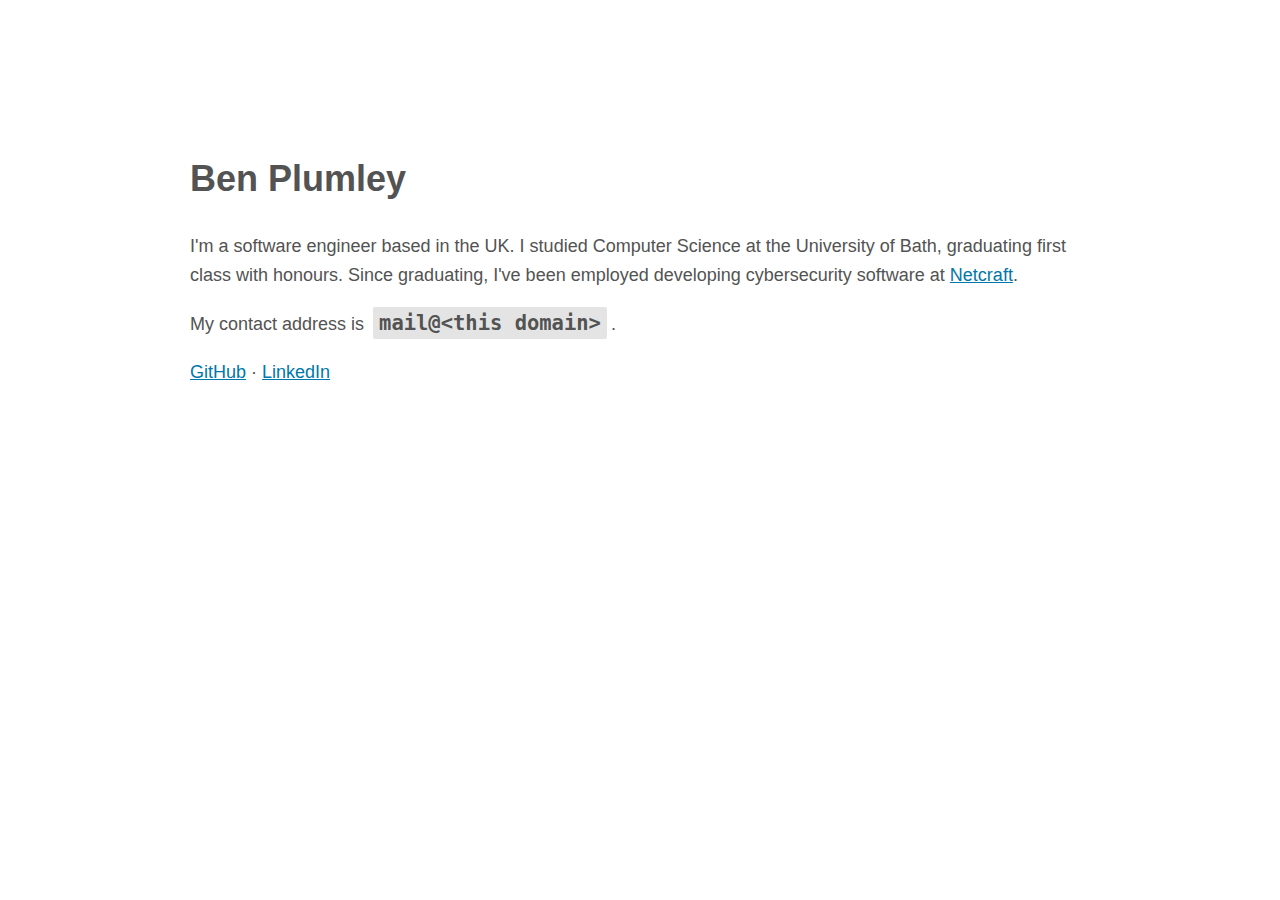
<file: index.html>
<!DOCTYPE html>
<html lang="en">
    <head>
        <meta charset="utf-8" />
        <title>Ben Plumley</title>
        <link rel="stylesheet" href="main.css">
        <link rel="apple-touch-icon" sizes="180x180" href="/apple-touch-icon.png">
        <link rel="icon" type="image/png" sizes="32x32" href="/favicon-32x32.png">
        <link rel="icon" type="image/png" sizes="16x16" href="/favicon-16x16.png">
        <link rel="manifest" href="/site.webmanifest">
    </head>
    <body>
        <h1>Ben Plumley</h1>
        <p>I'm a software engineer based in the UK. I studied Computer Science at the University of Bath, graduating first class with honours. Since graduating, I've been employed developing cybersecurity software at <a href="https://netcraft.com">Netcraft</a>.</p>
        <p>My contact address is <code>mail@&lt;this&nbsp;domain&gt;</code>.</p>
        <p></p>
        <p>
            <a href="https://github.com/benplumley">GitHub</a>
            &middot;
            <a href="https://uk.linkedin.com/in/benplumley">LinkedIn</a>
        </p>
    </body>
</html>
</file>
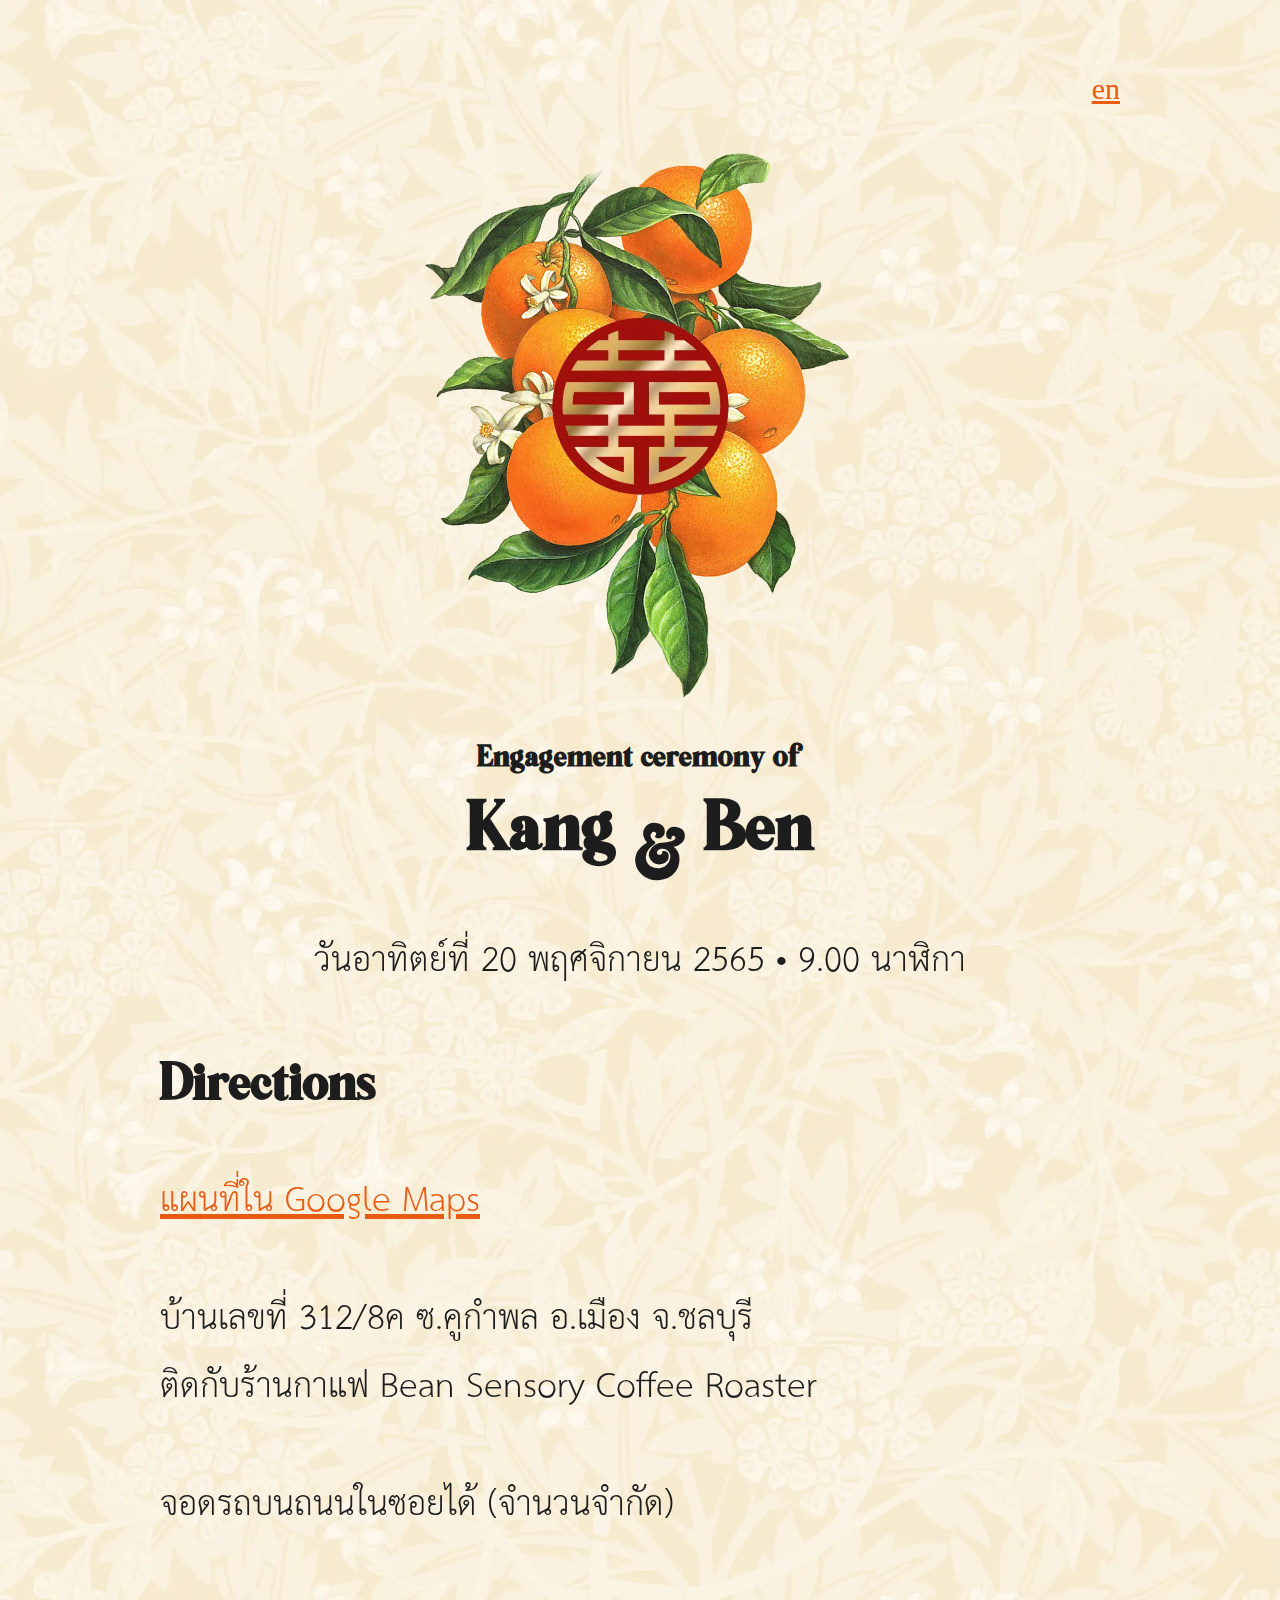
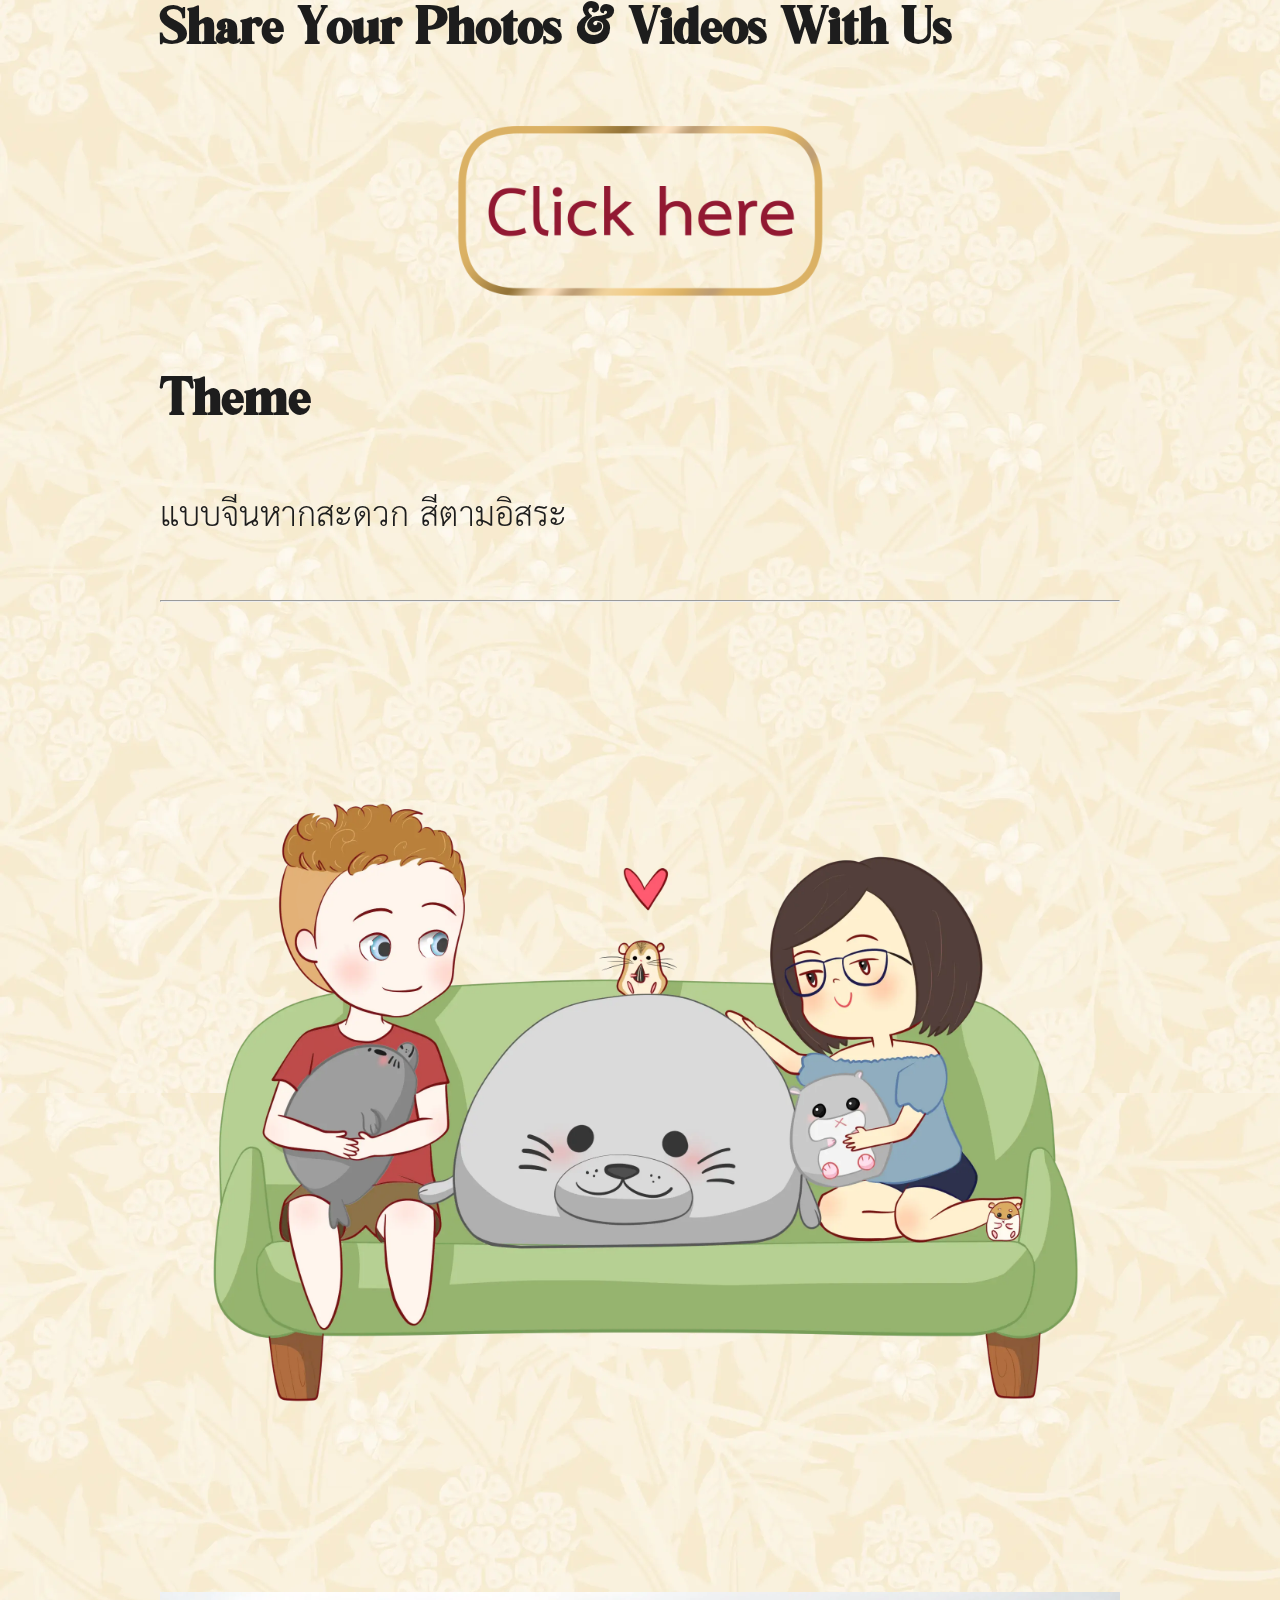
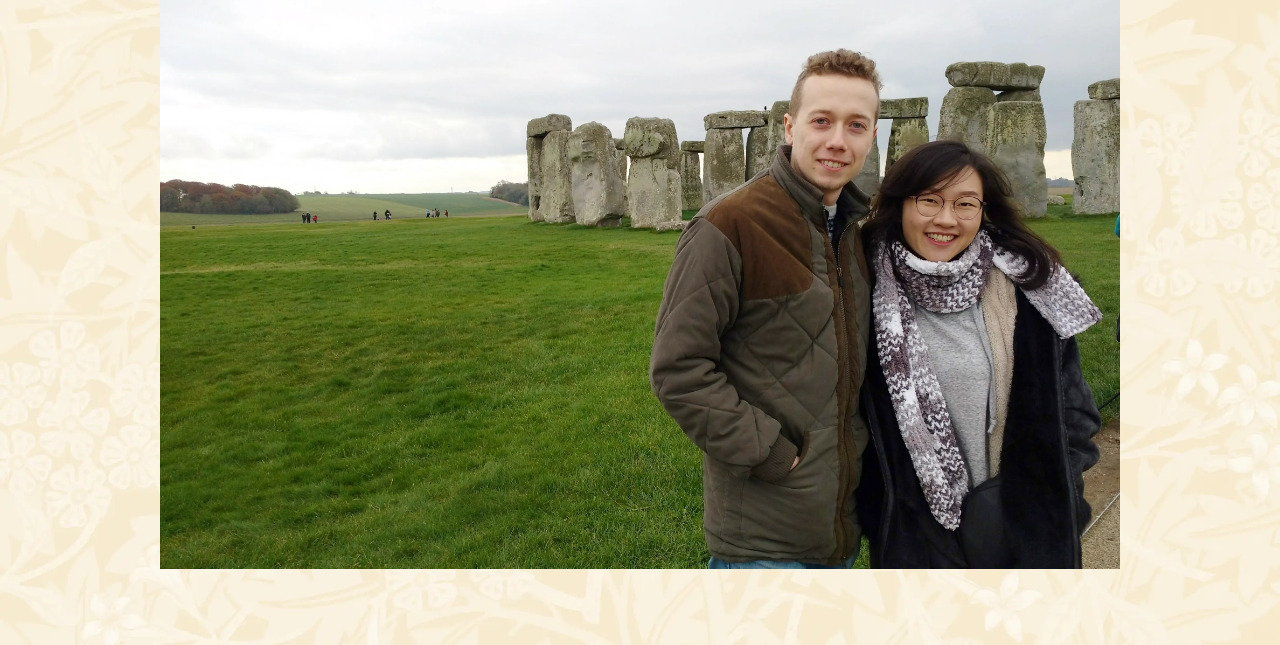
<file: c/index.html>
<!DOCTYPE html>
<html lang="">
  <head>
    <meta charset="utf-8">
    <meta name="robots" content="noindex,nofollow">
    <title>Kang &amp; Ben's Engagement</title>
    <link rel="stylesheet" href="style.css">
    <script>
        lang="th";
        function toggleLanguage() {
          if (lang === "en") {
            document.querySelectorAll(".en").forEach(el => {
              el.style.display = "none";
            });
            document.querySelectorAll(".th").forEach(el => {
              el.style.display = "block";
            });
            lang = "th";
            document.getElementById("switchlang").innerHTML = "en";
          } else {
            document.querySelectorAll(".th").forEach(el => {
              el.style.display = "none";
            });
            document.querySelectorAll(".en").forEach(el => {
              el.style.display = "block";
            });
            lang = "en";
            document.getElementById("switchlang").innerHTML = "th";
          }
        }
    </script>
  </head>
  <body>
    <a id="switchlang" onclick="toggleLanguage()" href="#">en</a>
    <img class="header" src="orange_happiness.webp"></img>
    <h2 class="smallheading centre">Engagement ceremony of</h2>
    <h1 class="centre">Kang <span class="movedown">&amp;</span> Ben</h1>
    <p class="en centre">Sunday 20th November 2022 • 9:00AM until afternoon</p>
    <p class="th centre">วันอาทิตย์ที่ 20 พฤศจิกายน 2565 • 9.00 นาฬิกา</p>
    <h2>Directions</h2>
    <p class="en"><a href="https://www.google.com/maps/place/Bean+Sensory+Coffee+Roaster/@13.3673854,100.9831473,19z/data=!4m8!1m2!3m1!2sBean+Sensory+Coffee+Roaster!3m4!1s0x311d3591b95faf0f:0xf60ccd09ac3157da!8m2!3d13.3673854!4d100.9836945">Directions in Google Maps</a></p>
    <p class="th"><a href="https://www.google.com/maps/place/Bean+Sensory+Coffee+Roaster/@13.3673854,100.9831473,19z/data=!4m8!1m2!3m1!2sBean+Sensory+Coffee+Roaster!3m4!1s0x311d3591b95faf0f:0xf60ccd09ac3157da!8m2!3d13.3673854!4d100.9836945">แผนที่ใน Google Maps</a></p>
    <p class="en">312/8 ค, ซอยคูกำพล Makham Yong, Chon Buri District, Chon Buri 20000<br>
    Next to Bean Sensory Coffee Roaster</p>
    <p class="th">บ้านเลขที่ 312/8ค ซ.คูกำพล อ.เมือง จ.ชลบุรี<br>
    ติดกับร้านกาแฟ Bean Sensory Coffee Roaster</p>
    <p class="en">Limited on-road parking available</p>
    <p class="th">จอดรถบนถนนในซอยได้ (จำนวนจำกัด)</p>
    <h2>Share Your Photos &amp; Videos With Us</h2>
    <a href="https://weduploader.com/upload/eQuRRnJM99ilXbch" target="_blank"><img class="button" src="button.png"></img></a>
    <h2>Theme</h2>
    <p class="en">Chinese style optional, in any colour</p>
    <p class="th">แบบจีนหากสะดวก สีตามอิสระ</p>
    <hr>
    <br>
    <img src="aniv.webp" class="photo"></img>
    <img src="stonehenge.webp" class="photo"></img>
  </body>
</html>
</file>
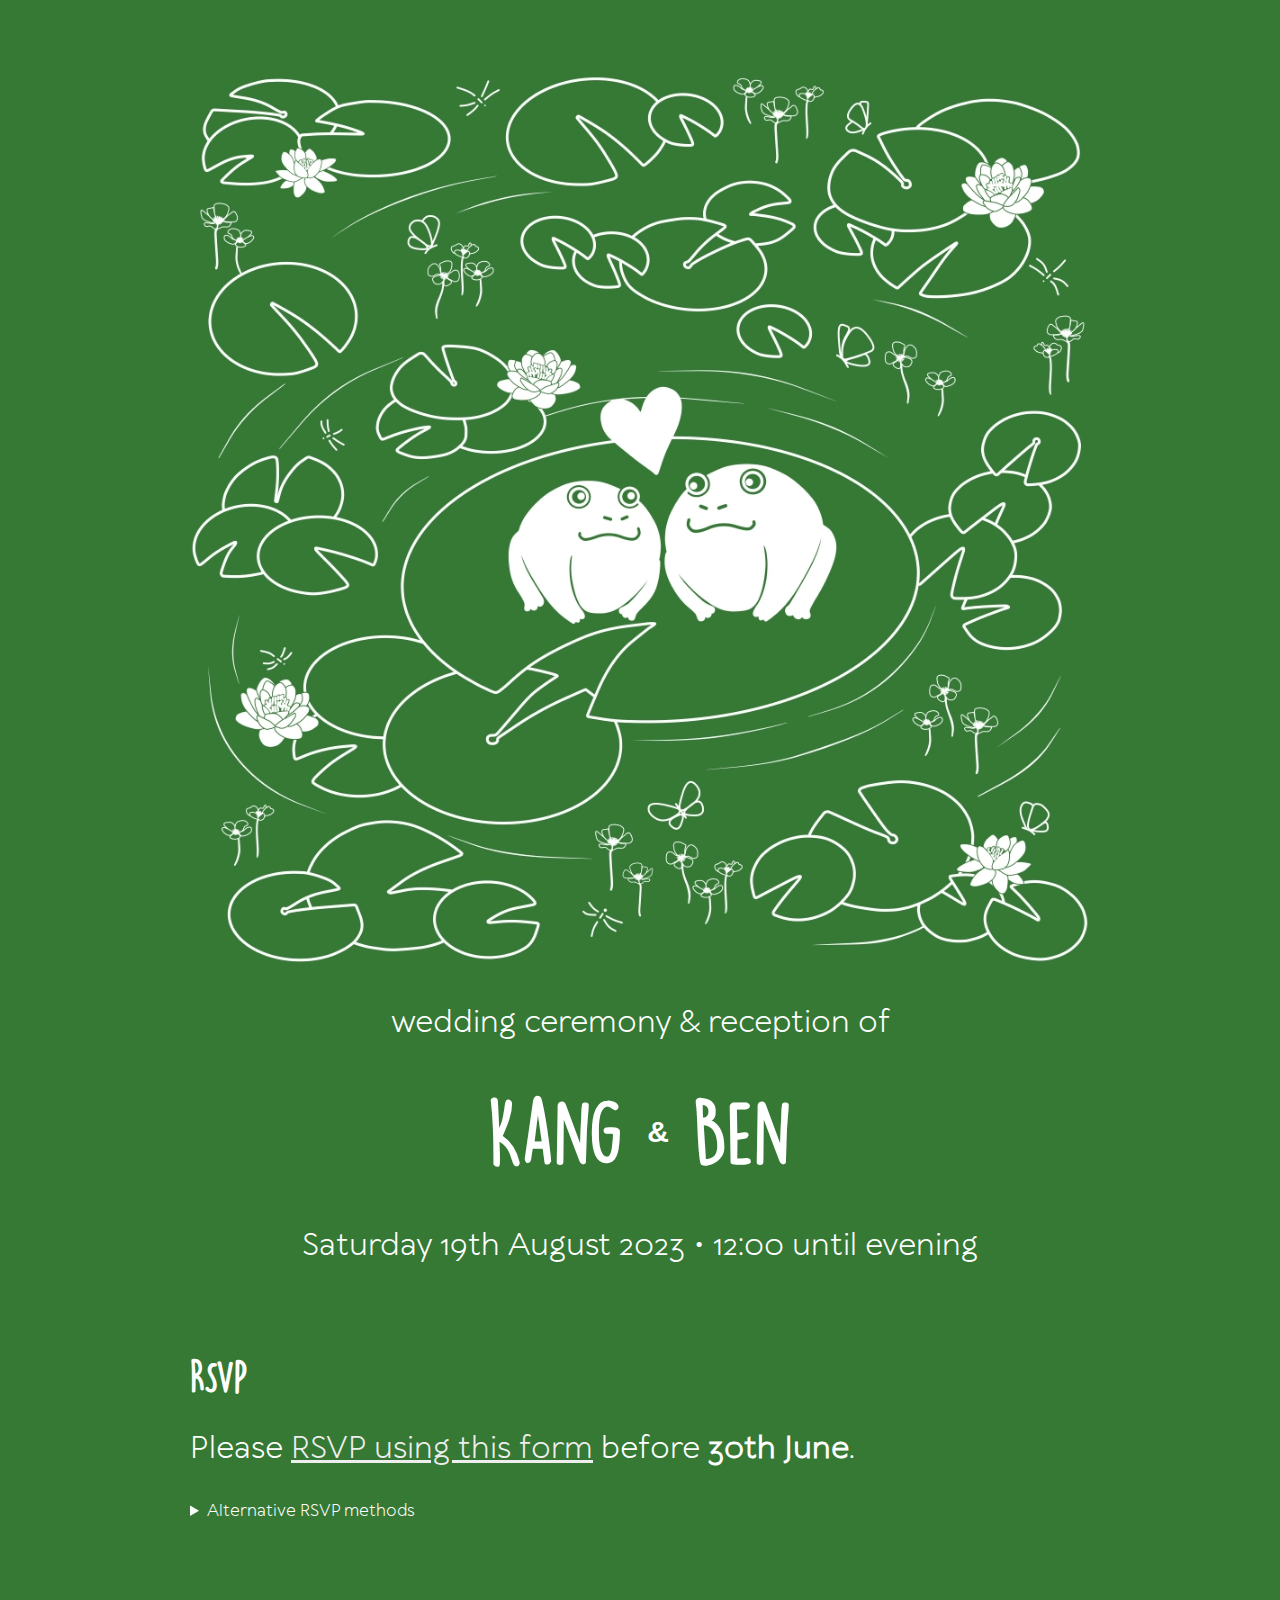
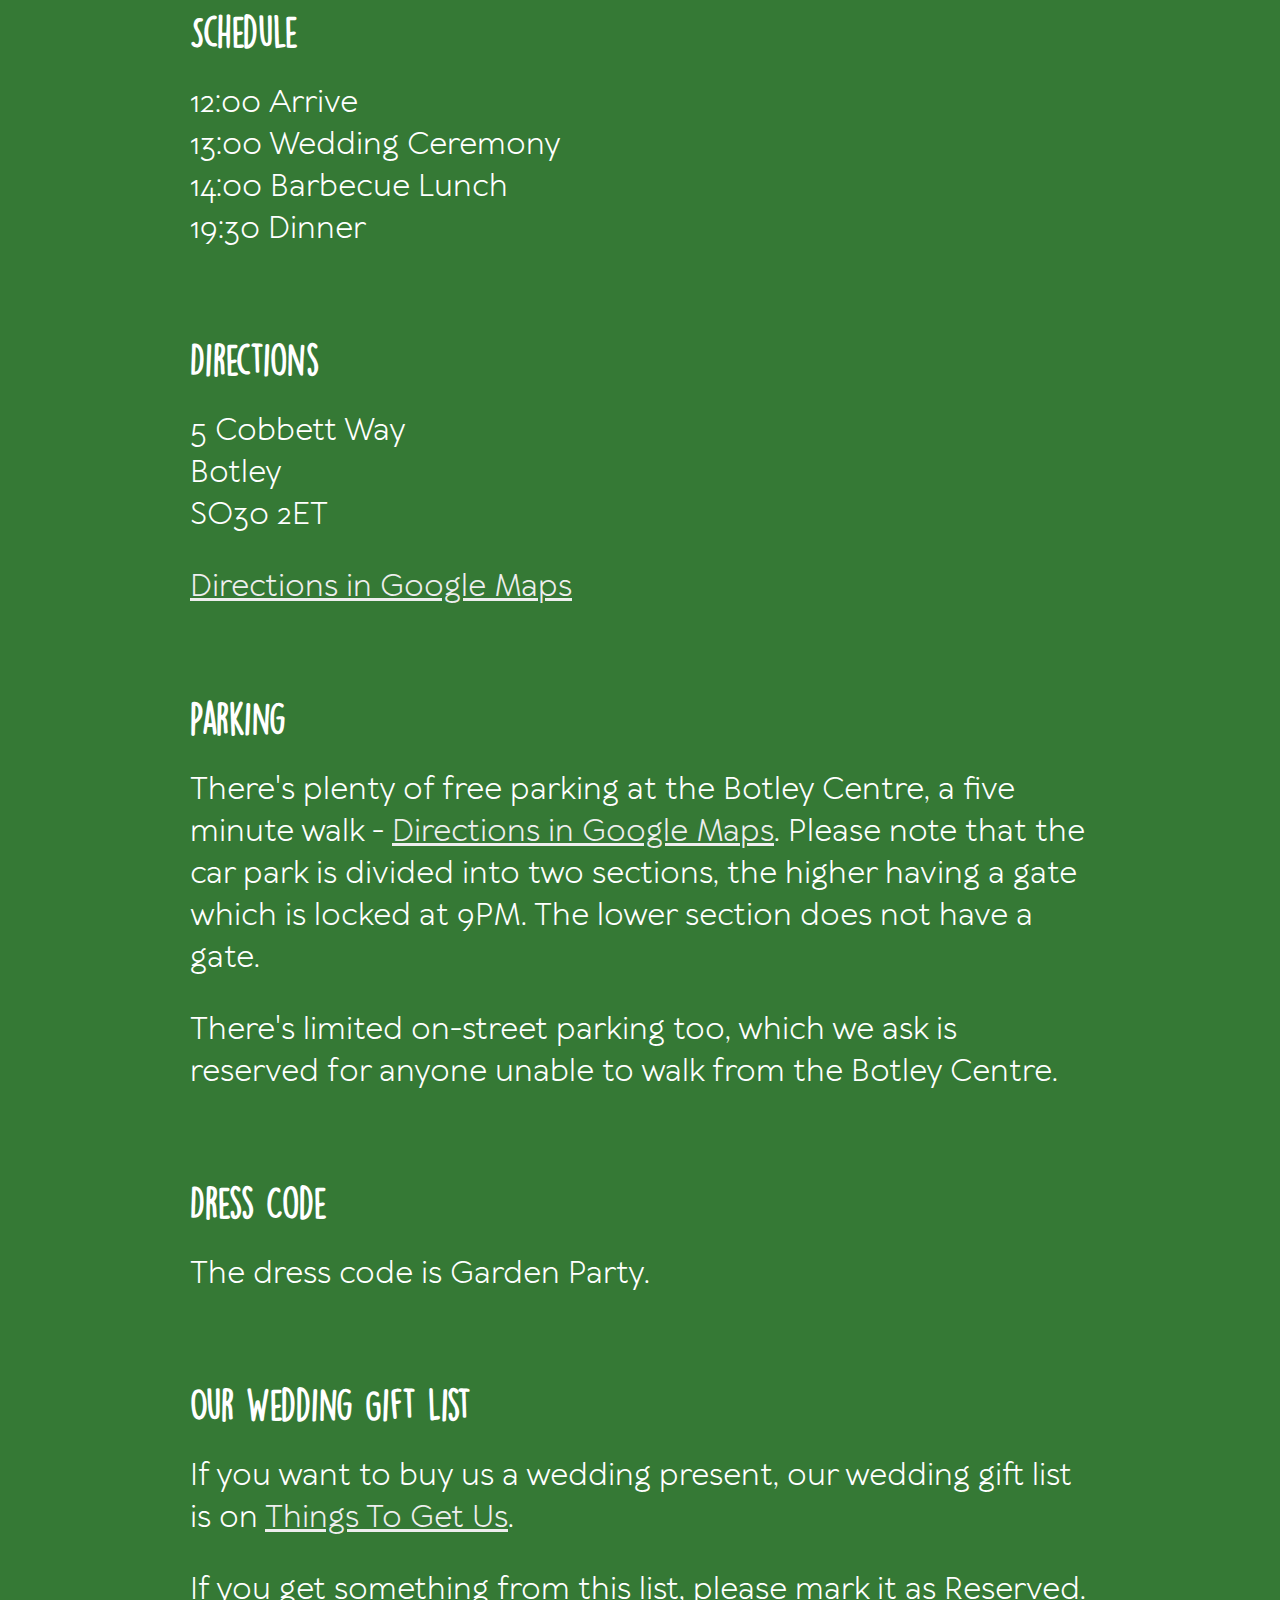
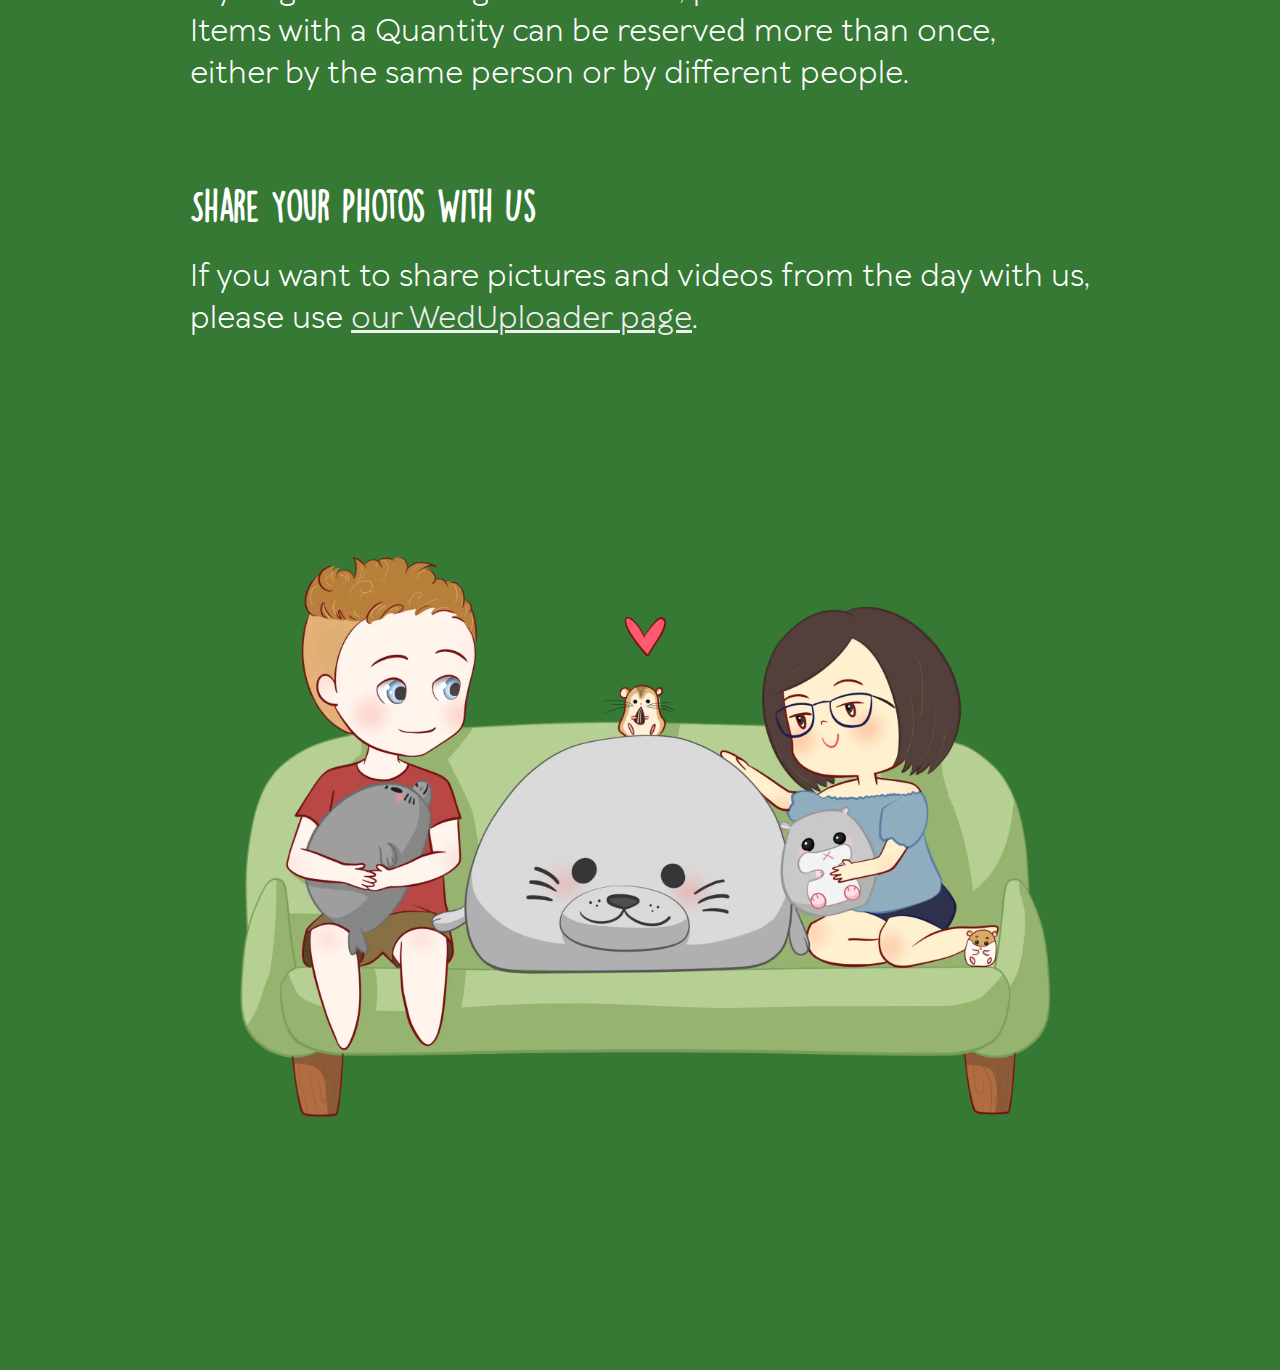
<file: wedding/index.html>
<!DOCTYPE html>
<html lang="">
  <head>
    <meta charset="utf-8">
    <meta name="robots" content="noindex,nofollow">
    <title>Kang &amp; Ben's Wedding</title>
    <link rel="stylesheet" href="style.css">
  </head>
  <body>
    <img class="header" src="frogs.webp"></img>
    <p class="centre">wedding ceremony &amp; reception of</p>
    <h1 class="centre dk">Kang <span class="amp">&amp;</span> Ben</h1>
    <p class="centre">Saturday 19th August 2023 • 12:00 until evening</p>
    <h2>RSVP</h2>
    <p>Please <a href="https://forms.gle/A2uWApH4KAZAMvy79" target="_blank">RSVP using this form</a> before <b>30th June</b>.</p>
    <details>
      <summary>Alternative RSVP methods</summary>
      <p>Alternatively, RSVP by email to <a href="mailto:wedding@benplumley.com">wedding@benplumley.com</a>, or by post to the address below. Include your name, the number of people in your party coming for the ceremony and lunch, the number of people staying for dinner, and any dietary requirements.</p>
    </details>
    <h2>Schedule</h2>
    <p>12:00 Arrive<br>
    13:00 Wedding Ceremony<br>
    14:00 Barbecue Lunch<br>
    19:30 Dinner</p>
    <h2>Directions</h2>
    <p>5 Cobbett Way<br>
    Botley<br>
    SO30 2ET</p>
    <p><a href="https://www.google.com/maps/place/5+Cobbett+Way,+Botley,+Southampton+SO30+2ET,+UK/@50.9147295,-1.2841108,17z/data=!3m1!4b1!4m6!3m5!1s0x48746e0ce58509cb:0xafd486e91a8322fe!8m2!3d50.9147295!4d-1.2819168!16s%2Fg%2F11c194d7gk" target="_blank">Directions in Google Maps</a></p>
    <h2>Parking</h2>
    <p>There's plenty of free parking at the Botley Centre, a five minute walk - <a href="https://www.google.com/maps/place/Botley+Centre/@50.9158333,-1.2790685,20z/data=!4m6!3m5!1s0x48746e739921ac81:0x3b7621b49f408c48!8m2!3d50.9158333!4d-1.2788889!16s%2Fg%2F1v8gbh6h" target="_blank">Directions in Google Maps</a>. Please note that the car park is divided into two sections, the higher having a gate which is locked at 9PM. The lower section does not have a gate.</p>
    <p>There's limited on-street parking too, which we ask is reserved for anyone unable to walk from the Botley Centre.</p>
    <h2>Dress Code</h2>
    <p>The dress code is Garden Party.</p>
    <h2>Our Wedding Gift List</h2>
    <p>If you want to buy us a wedding present, our wedding gift list is on <a href="https://www.thingstogetus.com/kang-ben-wedding" target="_blank">Things To Get Us</a>.</p>
    <p>If you get something from this list, please mark it as Reserved. Items with a Quantity can be reserved more than once, either by the same person or by different people.</p>
    <h2>Share Your Photos With Us</h2>
    <p>If you want to share pictures and videos from the day with us, please use <a href="https://weduploader.com/upload/ggmXlEwwgTNBSUAI" target="_blank">our WedUploader page</a>.</p>
    <br>
    <img src="aniv.webp" class="photo"></img>
  </body>
</html>
</file>
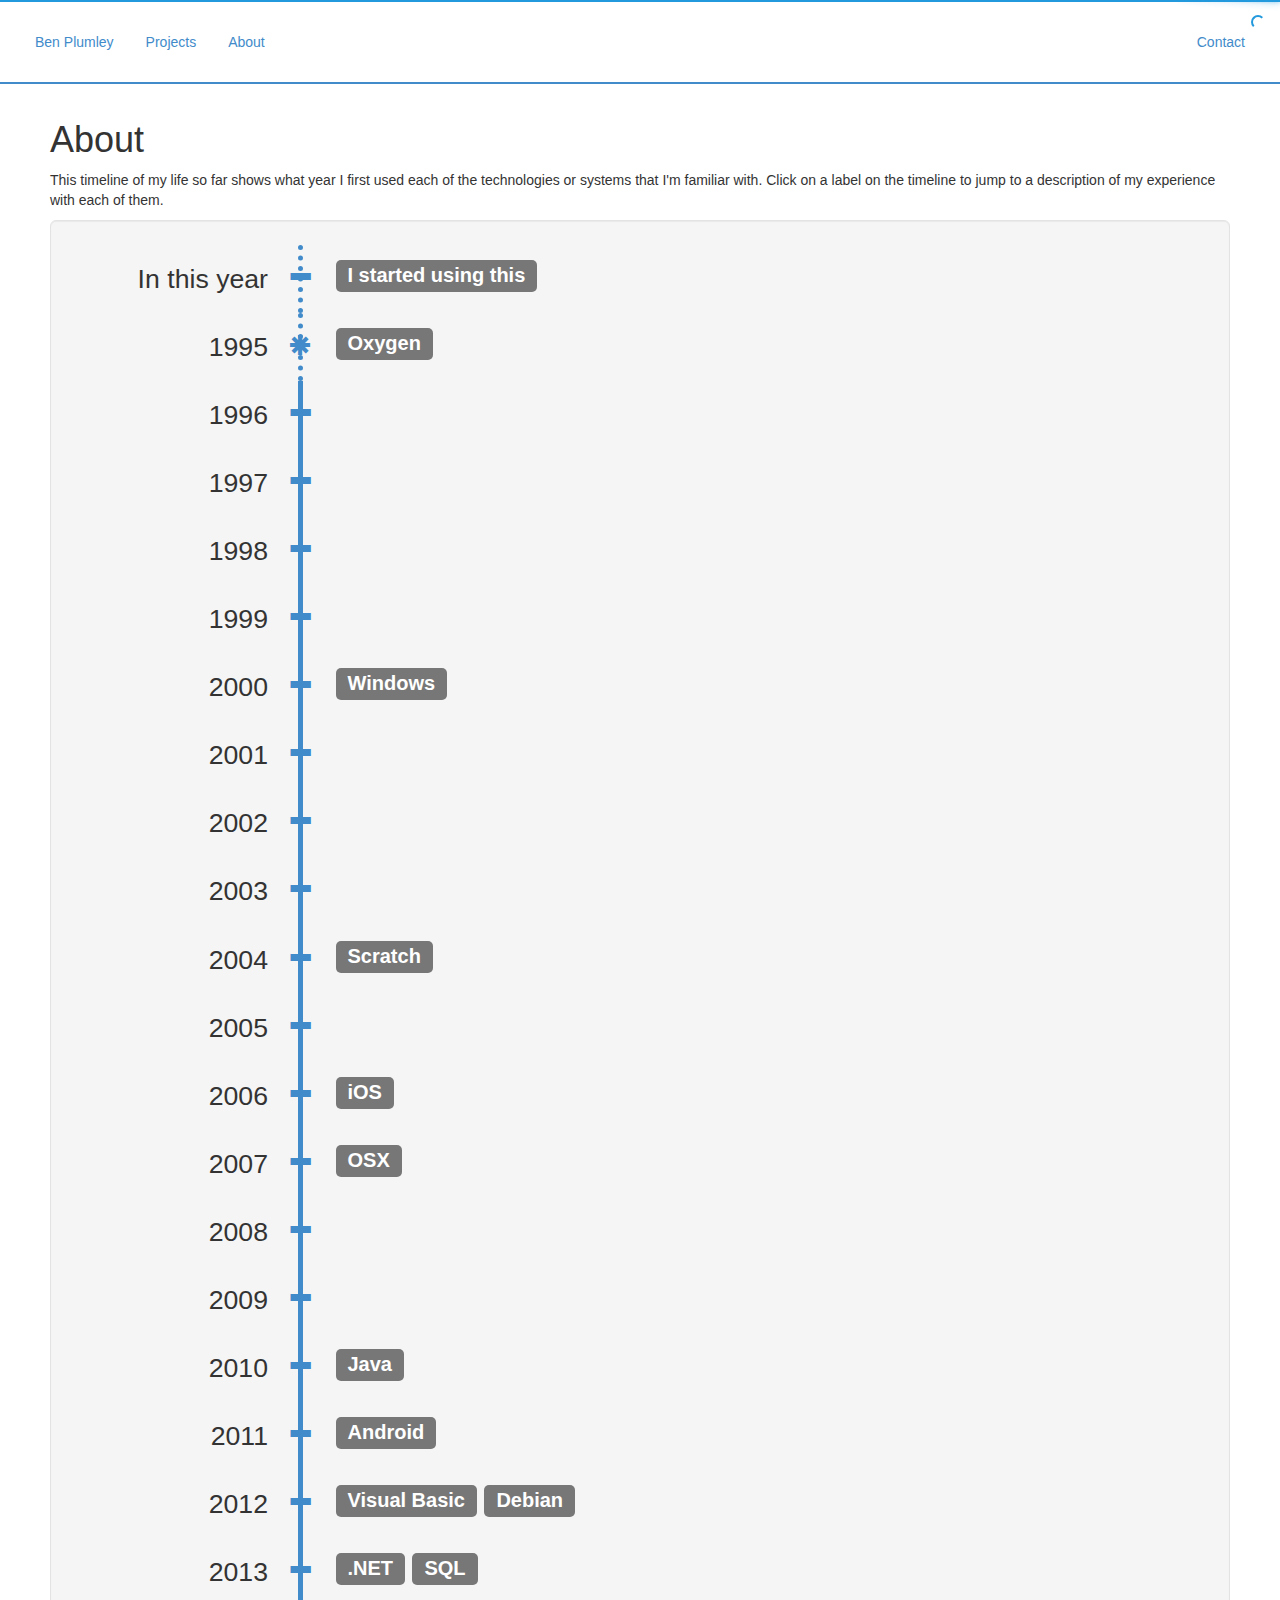
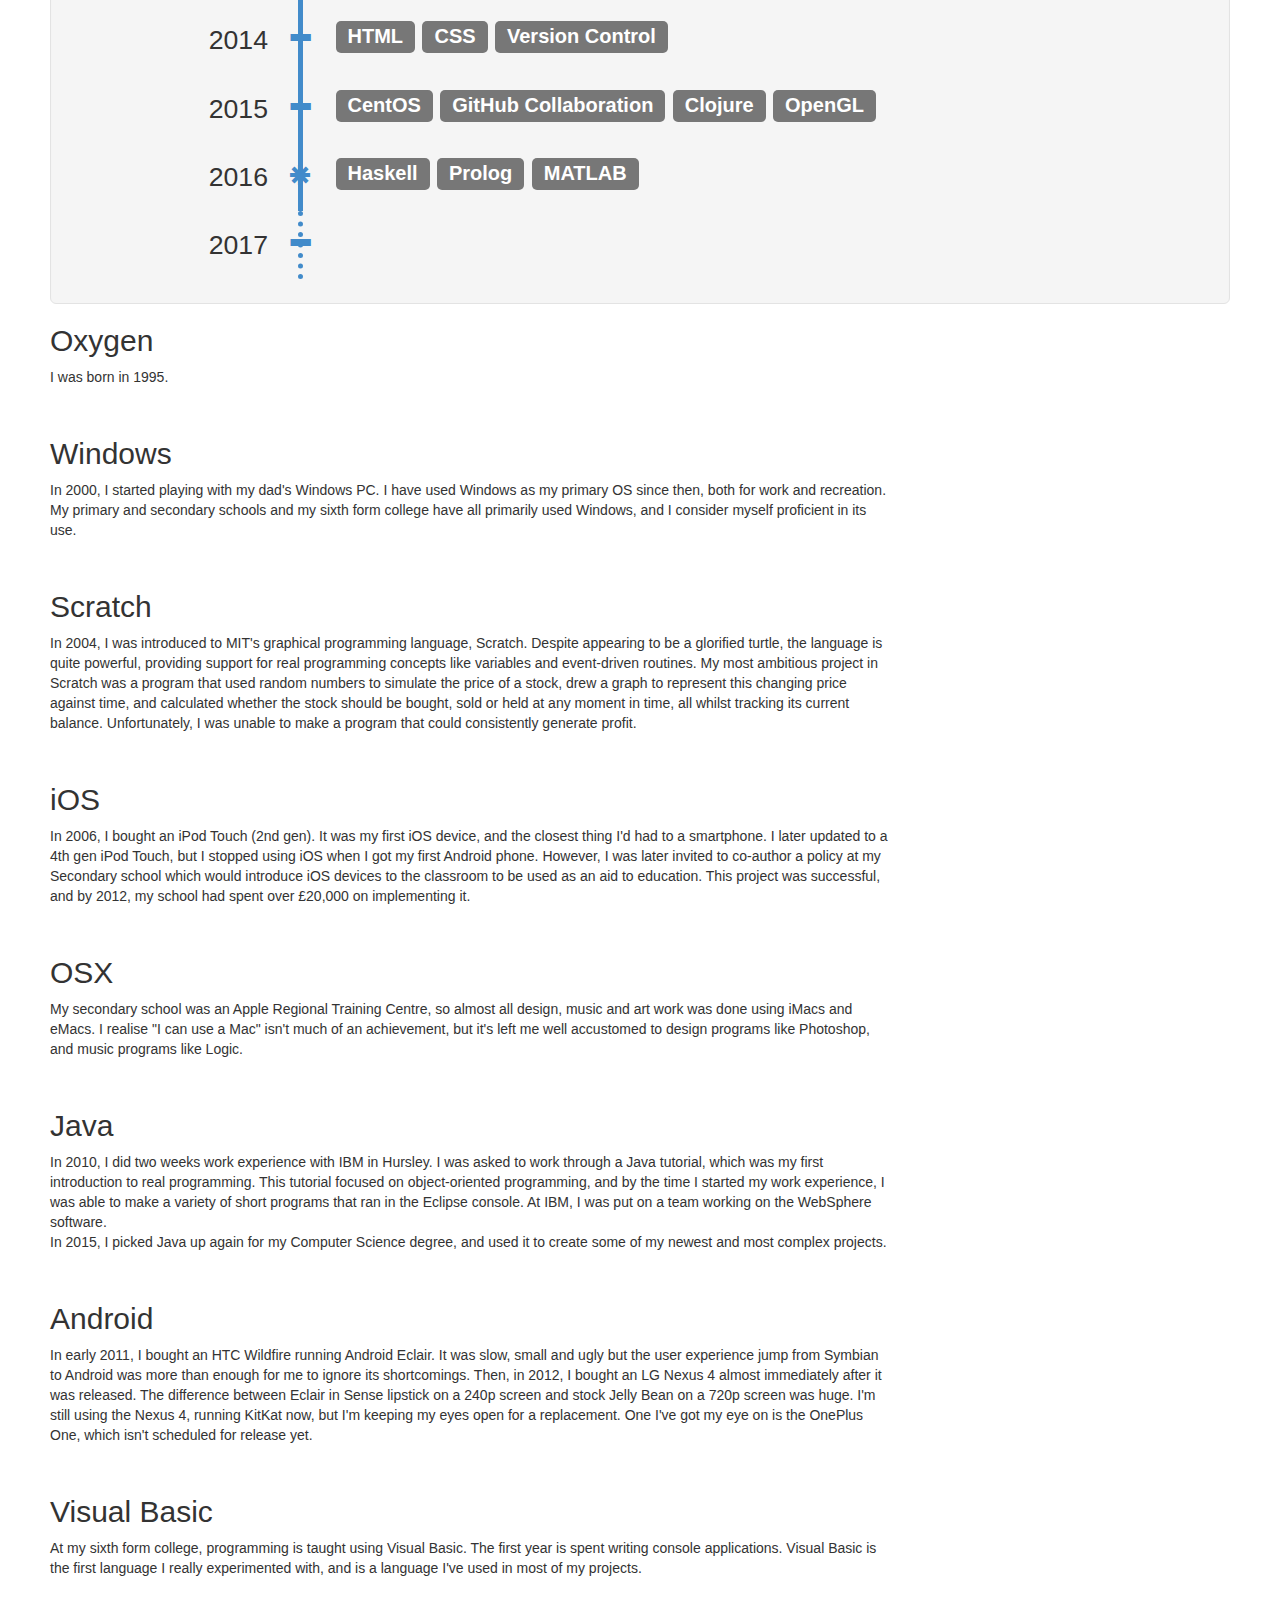
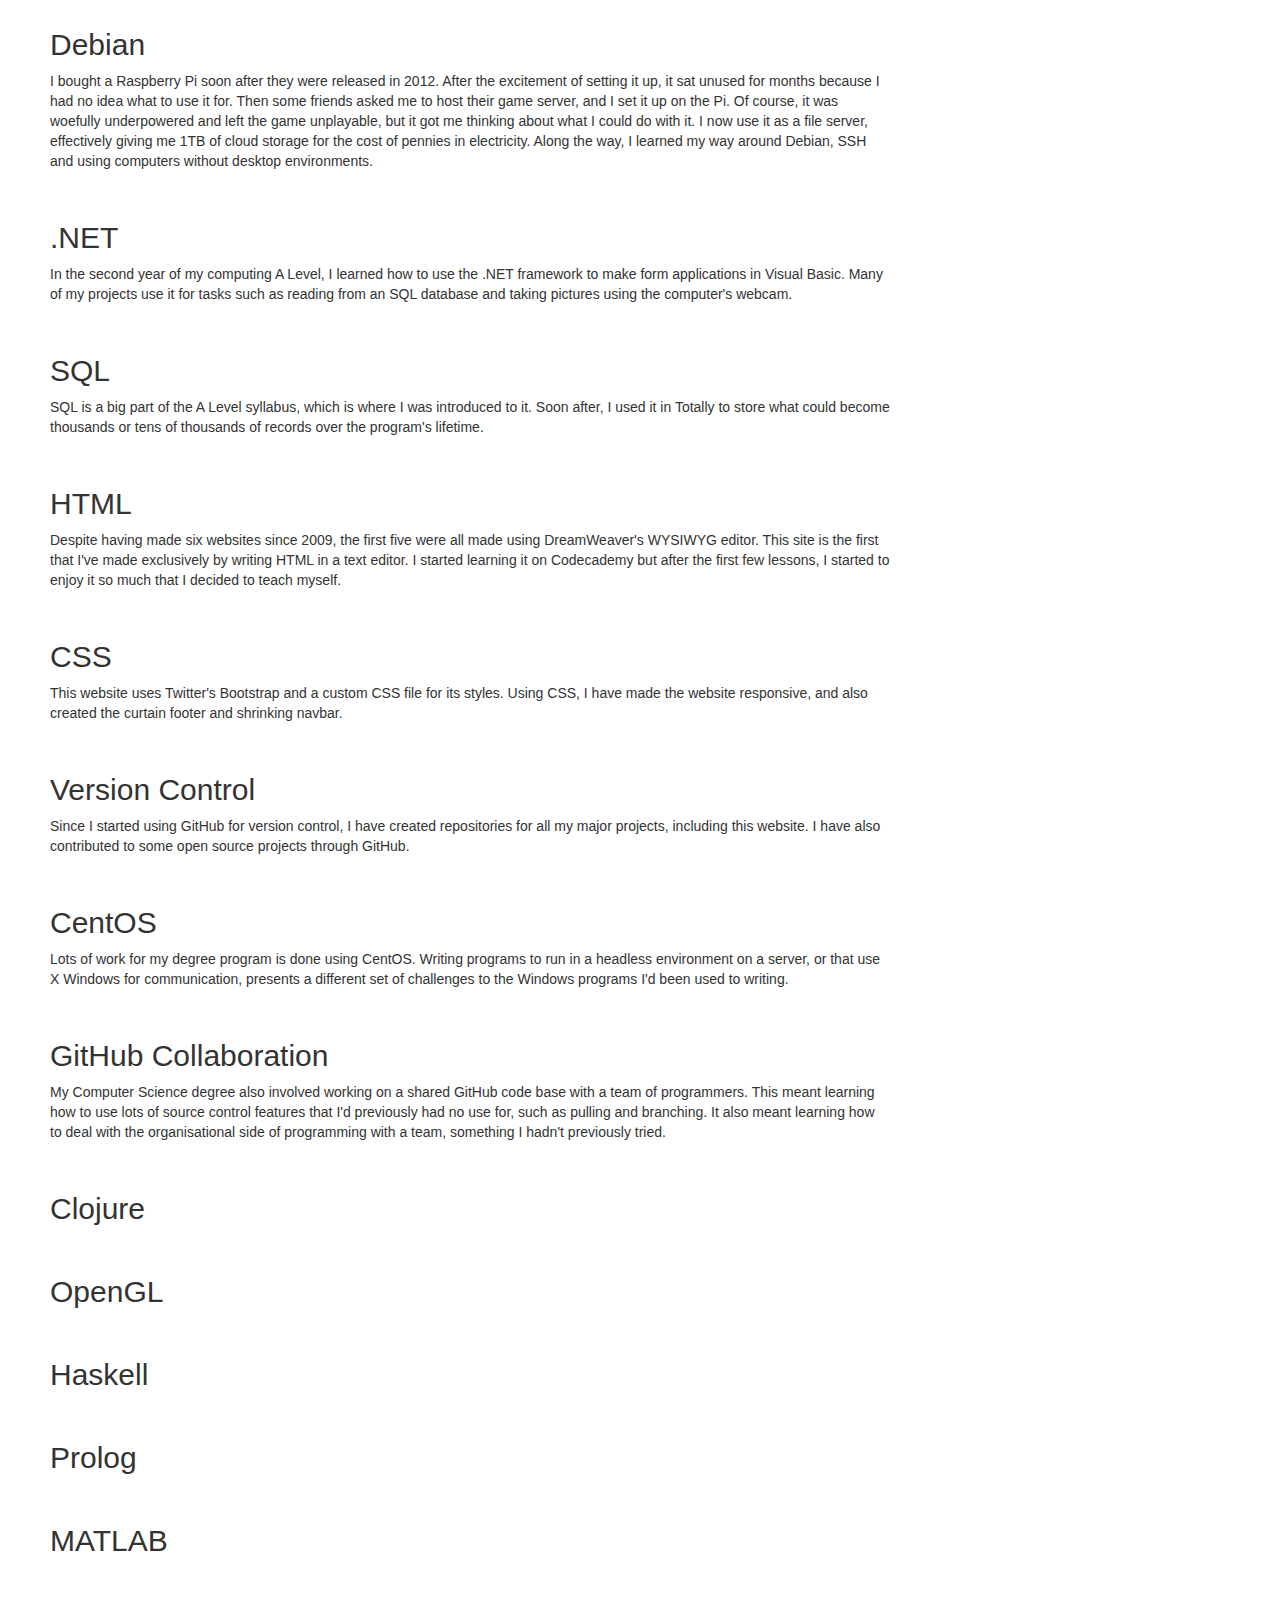
<file: about.html>
<!DOCTYPE html>
<html lang="en">
	<head>
		<title>Ben Plumley</title>
		<link href="bootstrap-3.2.0-dist/css/bootstrap.css" rel="stylesheet">
		<link href="custom.css" rel="stylesheet">
		<link href="pace/pace.css" rel="stylesheet">
		<link href="favicon.png" rel="icon" type="image/png">
	</head>

	<body>
		<div id="wrap" class="curtain">
			<nav class="navbar navbar-inverse navbar-fixed-top">
	<div class="menu">
		<div class="pull-left">
			<ul class="nav nav-pills">
				<li><a href="/" target="_parent">Ben Plumley</a></li>
				<li><a href="projects" target="_parent">Projects</a></li>
				<li><a href="about" target="_parent">About</a></li>
			</ul>
		</div>
		<div class="pull-right">
			<ul class="nav nav-pills">
				<li><a href="contact" target="_parent">Contact</a></li>
			</ul>
		</div>
	</div>
</nav>
			<div class="container">
				<div class="main-box">
					<h1>About</h1>
					<p>This timeline of my life so far shows what year I first used each of the technologies or systems that I'm familiar with. Click on a label on the timeline to jump to a description of my experience with each of them.</p>

					<div class="well well-lg">
						<table>
							<tr>
								<td class="table-year table-year-first">In this year</td>
								<td class="table-timeline">
									<span class="glyphicon glyphicon-minus table-glyphicon"></span>
								</td>
								<td>
									<!-- <span class="glyphicon glyphicon-minus table-glyphicon"></span> -->
									<span class="label label-default" href="#">I started using this</a></span>
								</td>
							</tr>
							<tr>
								<td class="table-year table-year-first">1995</td>
								<td class="table-timeline">
									<span class="glyphicon glyphicon-asterisk table-glyphicon"></span>
								</td>
								<td>
									<!-- <span class="glyphicon glyphicon-minus table-glyphicon"></span> -->
									<span class="label label-default" onclick="showIt('Oxygen')" href="#">Oxygen</span>
								</td>
							</tr>
							<tr>
								<td class="table-year">1996</td>
								<td class="table-timeline">
									<span class="glyphicon glyphicon-minus table-glyphicon"></span>
								</td>
								<td>
									<!-- <span class="glyphicon glyphicon-minus table-glyphicon"></span> -->
								</td>
							</tr>
							<tr>
								<td class="table-year">1997</td>
								<td class="table-timeline">
									<span class="glyphicon glyphicon-minus table-glyphicon"></span>
								</td>
								<td>
									<!-- <span class="glyphicon glyphicon-minus table-glyphicon"></span> -->
								</td>
							</tr>
							<tr>
								<td class="table-year">1998</td>
								<td class="table-timeline">
									<span class="glyphicon glyphicon-minus table-glyphicon"></span>
								</td>
								<td>
									<!-- <span class="glyphicon glyphicon-minus table-glyphicon"></span> -->
								</td>
							</tr>
							<tr>
								<td class="table-year">1999</td>
								<td class="table-timeline">
									<span class="glyphicon glyphicon-minus table-glyphicon"></span>
								</td>
								<td>
									<!-- <span class="glyphicon glyphicon-minus table-glyphicon"></span> -->
								</td>
							</tr>
							<tr>
								<td class="table-year">2000</td>
								<td class="table-timeline">
									<span class="glyphicon glyphicon-minus table-glyphicon"></span>
								</td>
								<td>
									<!-- <span class="glyphicon glyphicon-minus table-glyphicon"></span> -->
									<span class="label label-default" onclick="showIt('Windows')" href="#">Windows</span>
								</td>
							</tr>
							<tr>
								<td class="table-year">2001</td>
								<td class="table-timeline">
									<span class="glyphicon glyphicon-minus table-glyphicon"></span>
								</td>
								<td>
									<!-- <span class="glyphicon glyphicon-minus table-glyphicon"></span> -->
								</td>
							</tr>
							<tr>
								<td class="table-year">2002</td>
								<td class="table-timeline">
									<span class="glyphicon glyphicon-minus table-glyphicon"></span>
								</td>
								<td>
									<!-- <span class="glyphicon glyphicon-minus table-glyphicon"></span> -->
								</td>
							</tr>
							<tr>
								<td class="table-year">2003</td>
								<td class="table-timeline">
									<span class="glyphicon glyphicon-minus table-glyphicon"></span>
								</td>
								<td>
									<!-- <span class="glyphicon glyphicon-minus table-glyphicon"></span> -->
								</td>
							</tr>
							<tr>
								<td class="table-year">2004</td>
								<td class="table-timeline">
									<span class="glyphicon glyphicon-minus table-glyphicon"></span>
								</td>
								<td>
									<!-- <span class="glyphicon glyphicon-minus table-glyphicon"></span> -->
									<span class="label label-default" onclick="showIt('Scratch')" href="#">Scratch</span>
								</td>
							</tr>
							<tr>
								<td class="table-year">2005</td>
								<td class="table-timeline">
									<span class="glyphicon glyphicon-minus table-glyphicon"></span>
								</td>
								<td>
									<!-- <span class="glyphicon glyphicon-minus table-glyphicon"></span> -->
								</td>
							</tr>
							<tr>
								<td class="table-year">2006</td>
								<td class="table-timeline">
									<span class="glyphicon glyphicon-minus table-glyphicon"></span>
								</td>
								<td>
									<!-- <span class="glyphicon glyphicon-minus table-glyphicon"></span> -->
									<span class="label label-default" onclick="showIt('iOS')" href="#">iOS</span>
								</td>
							</tr>
							<tr>
								<td class="table-year">2007</td>
								<td class="table-timeline">
									<span class="glyphicon glyphicon-minus table-glyphicon"></span>
								</td>
								<td>
									<!-- <span class="glyphicon glyphicon-minus table-glyphicon"></span> -->
									<span class="label label-default" onclick="showIt('OSX')" href="#">OSX</span>
								</td>
							</tr>
							<tr>
								<td class="table-year">2008</td>
								<td class="table-timeline">
									<span class="glyphicon glyphicon-minus table-glyphicon"></span>
								</td>
								<td>
									<!-- <span class="glyphicon glyphicon-minus table-glyphicon"></span> -->
								</td>
							</tr>
							<tr>
								<td class="table-year">2009</td>
								<td class="table-timeline">
									<span class="glyphicon glyphicon-minus table-glyphicon"></span>
								</td>
								<td>
									<!-- <span class="glyphicon glyphicon-minus table-glyphicon"></span> -->
								</td>
							</tr>
							<tr>
								<td class="table-year">2010</td>
								<td class="table-timeline">
									<span class="glyphicon glyphicon-minus table-glyphicon"></span>
								</td>
								<td>
									<!-- <span class="glyphicon glyphicon-minus table-glyphicon"></span> -->
									<span class="label label-default" onclick="showIt('Java')" href="#">Java</span>
								</td>
							</tr>
							<tr>
								<td class="table-year">2011</td>
								<td class="table-timeline">
									<span class="glyphicon glyphicon-minus table-glyphicon"></span>
								</td>
								<td>
									<!-- <span class="glyphicon glyphicon-minus table-glyphicon"></span> -->
									<span class="label label-default" onclick="showIt('Android')" href="#">Android</span>
								</td>
							</tr>
							<tr>
								<td class="table-year">2012</td>
								<td class="table-timeline">
									<span class="glyphicon glyphicon-minus table-glyphicon"></span>
								</td>
								<td>
									<!-- <span class="glyphicon glyphicon-minus table-glyphicon"></span> -->
									<span class="label label-default" onclick="showIt('Visual Basic')" href="#">Visual Basic</span>
									<span class="label label-default" onclick="showIt('Debian')" href="#">Debian</span>
								</td>
							</tr>
							<tr>
								<td class="table-year">2013</td>
								<td class="table-timeline">
									<span class="glyphicon glyphicon-minus table-glyphicon"></span>
								</td>
								<td>
									<!-- <span class="glyphicon glyphicon-minus table-glyphicon"></span> -->
									<span class="label label-default" onclick="showIt('.NET')" href="#">.NET</span> <!--Important space-->
									<span class="label label-default" onclick="showIt('SQL')" href="#">SQL</span>
								</td>
							</tr>
							<tr>
								<td class="table-year">2014</td>
								<td class="table-timeline">
									<span class="glyphicon glyphicon-minus table-glyphicon"></span>
								</td>
								<td>
									<!-- <span class="glyphicon glyphicon-minus table-glyphicon"></span> -->
									<span class="label label-default" onclick="showIt('HTML')" href="#">HTML</span> <!--Important space-->
									<span class="label label-default" onclick="showIt('CSS')" href="#">CSS</span> <!--Important space-->
									<span class="label label-default" onclick="showIt('Version Control')" href="#">Version Control</span>
								</td>
							</tr>
                            <tr>
								<td class="table-year">2015</td>
								<td class="table-timeline">
									<span class="glyphicon glyphicon-minus table-glyphicon"></span>
								</td>
								<td>
									<!-- <span class="glyphicon glyphicon-minus table-glyphicon"></span> -->
									<span class="label label-default" onclick="showIt('CentOS')" href="#">CentOS</span> <!--Important space-->
									<span class="label label-default" onclick="showIt('GitHub Collaboration')" href="#">GitHub Collaboration</span> <!--Important space-->
                                    <span class="label label-default" onclick="showIt('Clojure')" href="#">Clojure</span> <!--Important space-->
                                    <span class="label label-default" onclick="showIt('OpenGL')" href="#">OpenGL</span>
								</td>
							</tr>
							<tr>
								<td class="table-year">2016</td>
								<td class="table-timeline">
									<span class="glyphicon glyphicon-asterisk table-glyphicon"></span>
								</td>
								<td>
									<!-- <span class="glyphicon glyphicon-minus table-glyphicon"></span> -->
                                    <span class="label label-default" onclick="showIt('Haskell')" href="#">Haskell</span> <!--Important space-->
                                    <span class="label label-default" onclick="showIt('Prolog')" href="#">Prolog</span> <!--Important space-->
                                    <span class="label label-default" onclick="showIt('MATLAB')" href="#">MATLAB</span>
								</td>
							</tr>
                            <tr>
								<td class="table-year table-year-first">2017</td>
								<td class="table-timeline">
									<span class="glyphicon glyphicon-minus table-glyphicon"></span>
								</td>
								<td>
									<!-- <span class="glyphicon glyphicon-minus table-glyphicon"></span> -->
								</td>
							</tr>
						</table>
					</div>

					<h2 id="Oxygen">Oxygen</h2>
					<p class="constrain-width">I was born in 1995.</p><br>

					<h2 id="Windows">Windows</h2>
					<p class="constrain-width">In 2000, I started playing with my dad's Windows PC. I have used Windows as my primary OS since then, both for work and recreation. My primary and secondary schools and my sixth form college have all primarily used Windows, and I consider myself proficient in its use.</p><br>

					<h2 id="Scratch">Scratch</h2>
					<p class="constrain-width">In 2004, I was introduced to MIT's graphical programming language, Scratch. Despite appearing to be a glorified turtle, the language is quite powerful, providing support for real programming concepts like variables and event-driven routines. My most ambitious project in Scratch was a program that used random numbers to simulate the price of a stock, drew a graph to represent this changing price against time, and calculated whether the stock should be bought, sold or held at any moment in time, all whilst tracking its current balance. Unfortunately, I was unable to make a program that could consistently generate profit.</p><br>

					<h2 id="iOS">iOS</h2>
					<p class="constrain-width">In 2006, I bought an iPod Touch (2nd gen). It was my first iOS device, and the closest thing I'd had to a smartphone. I later updated to a 4th gen iPod Touch, but I stopped using iOS when I got my first Android phone. However, I was later invited to co-author a policy at my Secondary school which would introduce iOS devices to the classroom to be used as an aid to education. This project was successful, and by 2012, my school had spent over &pound;20,000 on implementing it.</p><br>

					<h2 id="OSX">OSX</h2>
					<p class="constrain-width">My secondary school was an Apple Regional Training Centre, so almost all design, music and art work was done using iMacs and eMacs. I realise "I can use a Mac" isn't much of an achievement, but it's left me well accustomed to design programs like Photoshop, and music programs like Logic.</p><br>

					<h2 id="Java">Java</h2>
					<p class="constrain-width">In 2010, I did two weeks work experience with IBM in Hursley. I was asked to work through a Java tutorial, which was my first introduction to real programming. This tutorial focused on object-oriented programming, and by the time I started my work experience, I was able to make a variety of short programs that ran in the Eclipse console. At IBM, I was put on a team working on the WebSphere software.<br>
					In 2015, I picked Java up again for my Computer Science degree, and used it to create some of my newest and most complex projects.</p><br>

					<h2 id="Android">Android</h2>
					<p class="constrain-width">In early 2011, I bought an HTC Wildfire running Android Eclair. It was slow, small and ugly but the user experience jump from Symbian to Android was more than enough for me to ignore its shortcomings. Then, in 2012, I bought an LG Nexus 4 almost immediately after it was released. The difference between Eclair in Sense lipstick on a 240p screen and stock Jelly Bean on a 720p screen was huge. I'm still using the Nexus 4, running KitKat now, but I'm keeping my eyes open for a replacement. One I've got my eye on is the OnePlus One, which isn't scheduled for release yet.</p><br>

					<h2 id="Visual Basic">Visual Basic</h2>
					<p class="constrain-width">At my sixth form college, programming is taught using Visual Basic. The first year is spent writing console applications. Visual Basic is the first language I really experimented with, and is a language I've used in most of my projects. </p><br>

					<h2 id="Debian">Debian</h2>
					<p class="constrain-width">I bought a Raspberry Pi soon after they were released in 2012. After the excitement of setting it up, it sat unused for months because I had no idea what to use it for. Then some friends asked me to host their game server, and I set it up on the Pi. Of course, it was woefully underpowered and left the game unplayable, but it got me thinking about what I could do with it. I now use it as a file server, effectively giving me 1TB of cloud storage for the cost of pennies in electricity. Along the way, I learned my way around Debian, SSH and using computers without desktop environments.</p><br>

					<h2 id=".NET">.NET</h2>
					<p class="constrain-width">In the second year of my computing A Level, I learned how to use the .NET framework to make form applications in Visual Basic. Many of my projects use it for tasks such as reading from an SQL database and taking pictures using the computer's webcam.</p><br>

					<h2 id="SQL">SQL</h2>
					<p class="constrain-width">SQL is a big part of the A Level syllabus, which is where I was introduced to it. Soon after, I used it in Totally to store what could become thousands or tens of thousands of records over the program's lifetime.</p><br>

					<h2 id="HTML">HTML</h2>
					<p class="constrain-width">Despite having made six websites since 2009, the first five were all made using DreamWeaver's WYSIWYG editor. This site is the first that I've made exclusively by writing HTML in a text editor. I started learning it on Codecademy but after the first few lessons, I started to enjoy it so much that I decided to teach myself.</p><br>

					<h2 id="CSS">CSS</h2>
					<p class="constrain-width">This website uses Twitter's Bootstrap and a custom CSS file for its styles. Using CSS, I have made the website responsive, and also created the curtain footer and shrinking navbar.</p><br>

					<h2 id="Version Control">Version Control</h2>
					<p class="constrain-width">Since I started using GitHub for version control, I have created repositories for all my major projects, including this website. I have also contributed to some open source projects through GitHub.</p><br>

					<h2 id="CentOS">CentOS</h2>
					<p class="constrain-width">Lots of work for my degree program is done using CentOS. Writing programs to run in a headless environment on a server, or that use X Windows for communication, presents a different set of challenges to the Windows programs I'd been used to writing.</p><br>

					<h2 id="GitHub Collaboration">GitHub Collaboration</h2>
					<p class="constrain-width">My Computer Science degree also involved working on a shared GitHub code base with a team of programmers. This meant learning how to use lots of source control features that I'd previously had no use for, such as pulling and branching. It also meant learning how to deal with the organisational side of programming with a team, something I hadn't previously tried.</p><br>

                    <h2 id="Clojure">Clojure</h2>
                    <p class="constrain-width"></p><br>

                    <h2 id="OpenGL">OpenGL</h2>
                    <p class="constrain-width"></p><br>

                    <h2 id="Haskell">Haskell</h2>
                    <p class="constrain-width"></p><br>

                    <h2 id="Prolog">Prolog</h2>
                    <p class="constrain-width"></p><br>

                    <h2 id="MATLAB">MATLAB</h2>
                    <p class="constrain-width"></p><br>

				</div>
			</div>
		</div>
		<div class="footer">
	<div class="container">
		<div class="row">
			<div class="col-md-4">
				<p>Hosted on <a href="https://pages.github.com/" target="_blank">GitHub Pages</a>. Check it out, you might like it as much as I do.</p>
			</div>
			<div class="col-md-4">
				<em>With thanks to</em>
				<ul class="list-unstyled">
					<li><a href="http://www.glyphicons.com" target="_blank">Glyphicons</li>
					<li><a href="http://www.freeimages.com/profile/jenben27" target="_blank">jenben27</a> (Loxee, photograph)</li>
					<li><a href="http://www.krappweis.com" target="_blank">Andreas Krappweis</a> (Loxee, photographs)</li>
					<li><a href="http://www.shutterstock.com/gallery.mhtml?id=691891&rid=691891" target="_blank">Mandrysz Krzysztof</a> (Loxee, photograph)</li>
				</ul>
			</div>
			<div class="col-md-4">
				<p>This static HTML website was generated from a dynamic PHP version using <a href="https://github.com/benplumley/makestatic" target="_blank">makestatic</a>.</p>
				<p>The page load progress bar used on this site is <a href="http://github.hubspot.com/pace/docs/welcome/" target="_blank">pace</a>.</p>
			</div>
		</div>
	</div>
</div>

<script src="http://ajax.googleapis.com/ajax/libs/jquery/1.11.1/jquery.min.js"></script>
<script type="text/javascript" src="navbar_shrink.js"></script>
<script type="text/javascript" src="scroll_into_view.js"></script>
<script src="pace/pace.js"></script>
	</body>
</html>
</file>
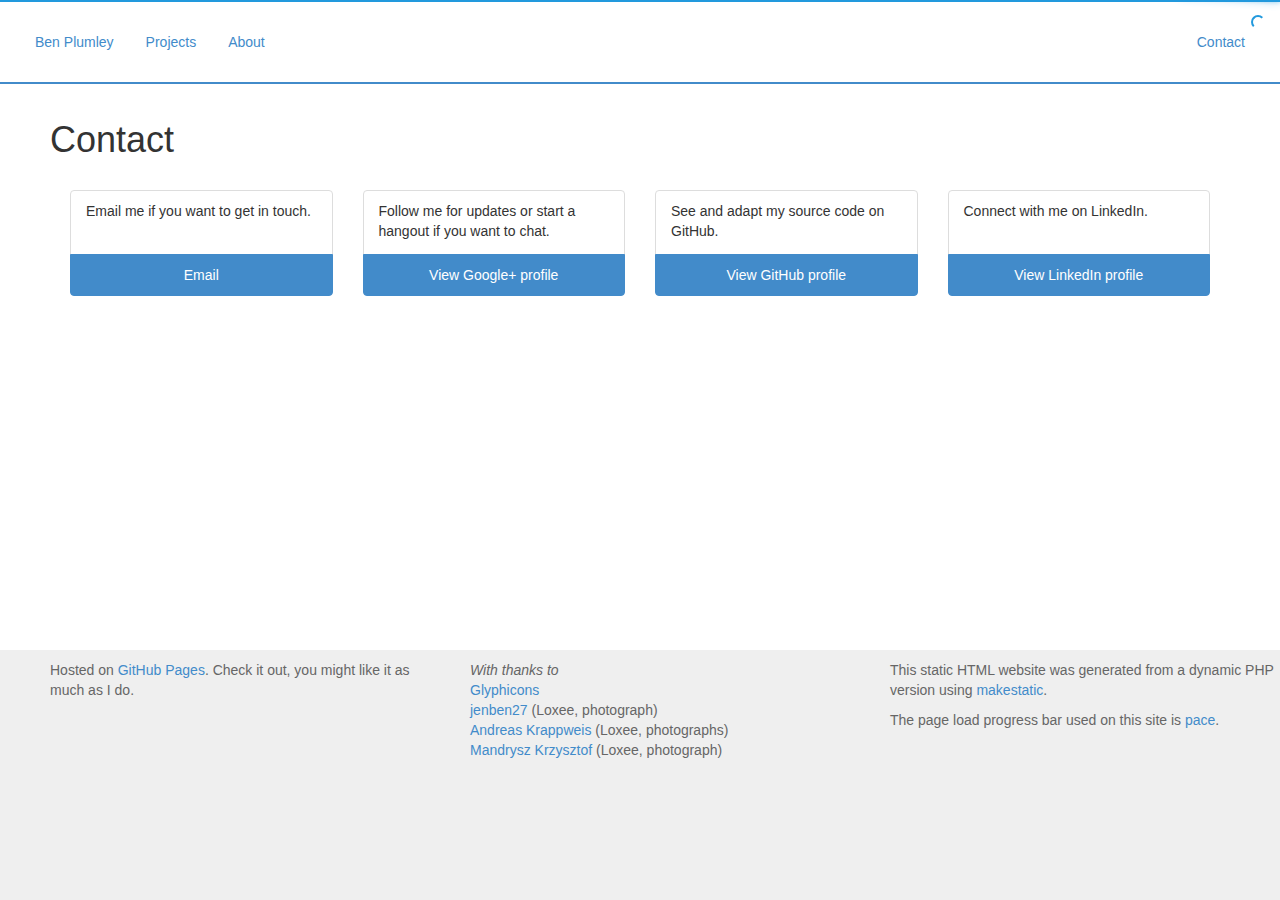
<file: contact.html>
<!DOCTYPE html>
<html lang="en">
	<head>
		<title>Ben Plumley</title>
		<link href="bootstrap-3.2.0-dist/css/bootstrap.css" rel="stylesheet">
		<link href="custom.css" rel="stylesheet">
		<link href="pace/pace.css" rel="stylesheet">
		<link href="favicon.png" rel="icon" type="image/png">
	</head>

	<body>
		<div id="wrap" class="curtain">
			<nav class="navbar navbar-inverse navbar-fixed-top">
	<div class="menu">
		<div class="pull-left">
			<ul class="nav nav-pills">
				<li><a href="/" target="_parent">Ben Plumley</a></li>
				<li><a href="projects" target="_parent">Projects</a></li>
				<li><a href="about" target="_parent">About</a></li>
			</ul>
		</div>
		<div class="pull-right">
			<ul class="nav nav-pills">
				<li><a href="contact" target="_parent">Contact</a></li>
			</ul>
		</div>
	</div>
</nav>
			<div class="container">
				<div class="main-box">
					<h1>Contact</h1>
					<div class="row panel-group">
						<div class="col-md-3">
							<div class="list-group">
								<p class="list-group-item fixed-height">Email me if you want to get in touch.</p>
								<a href="mailto:benplumley@gmail.com" class="list-group-item active text-center">Email</a>
							</div>
						</div>
						<div class="col-md-3">
							<div class="list-group">
								<p class="list-group-item fixed-height">Follow me for updates or start a hangout if you want to chat.</p>
								<a href="http://plus.google.com/+BenPlumley95" class="list-group-item active text-center">View Google+ profile</a>
							</div>
						</div>
						<div class="col-md-3">
							<div class="list-group">
								<p class="list-group-item fixed-height">See and adapt my source code on GitHub.</p>
								<a href="http://github.com/benplumley" class="list-group-item active text-center">View GitHub profile</a>
							</div>
						</div>
						<div class="col-md-3">
							<div class="list-group">
								<p class="list-group-item fixed-height">Connect with me on LinkedIn.</p>
								<a href="http://uk.linkedin.com/in/benplumley" class="list-group-item active text-center">View LinkedIn profile</a>
							</div>
						</div>
					</div>
				</div>
			</div>
		</div>
		<div class="footer">
	<div class="container">
		<div class="row">
			<div class="col-md-4">
				<p>Hosted on <a href="https://pages.github.com/" target="_blank">GitHub Pages</a>. Check it out, you might like it as much as I do.</p>
			</div>
			<div class="col-md-4">
				<em>With thanks to</em>
				<ul class="list-unstyled">
					<li><a href="http://www.glyphicons.com" target="_blank">Glyphicons</li>
					<li><a href="http://www.freeimages.com/profile/jenben27" target="_blank">jenben27</a> (Loxee, photograph)</li>
					<li><a href="http://www.krappweis.com" target="_blank">Andreas Krappweis</a> (Loxee, photographs)</li>
					<li><a href="http://www.shutterstock.com/gallery.mhtml?id=691891&rid=691891" target="_blank">Mandrysz Krzysztof</a> (Loxee, photograph)</li>
				</ul>
			</div>
			<div class="col-md-4">
				<p>This static HTML website was generated from a dynamic PHP version using <a href="https://github.com/benplumley/makestatic" target="_blank">makestatic</a>.</p>
				<p>The page load progress bar used on this site is <a href="http://github.hubspot.com/pace/docs/welcome/" target="_blank">pace</a>.</p>
			</div>
		</div>
	</div>
</div>

<script src="http://ajax.googleapis.com/ajax/libs/jquery/1.11.1/jquery.min.js"></script>
<script type="text/javascript" src="navbar_shrink.js"></script>
<script type="text/javascript" src="scroll_into_view.js"></script>
<script src="pace/pace.js"></script>
	</body>
</html>
</file>
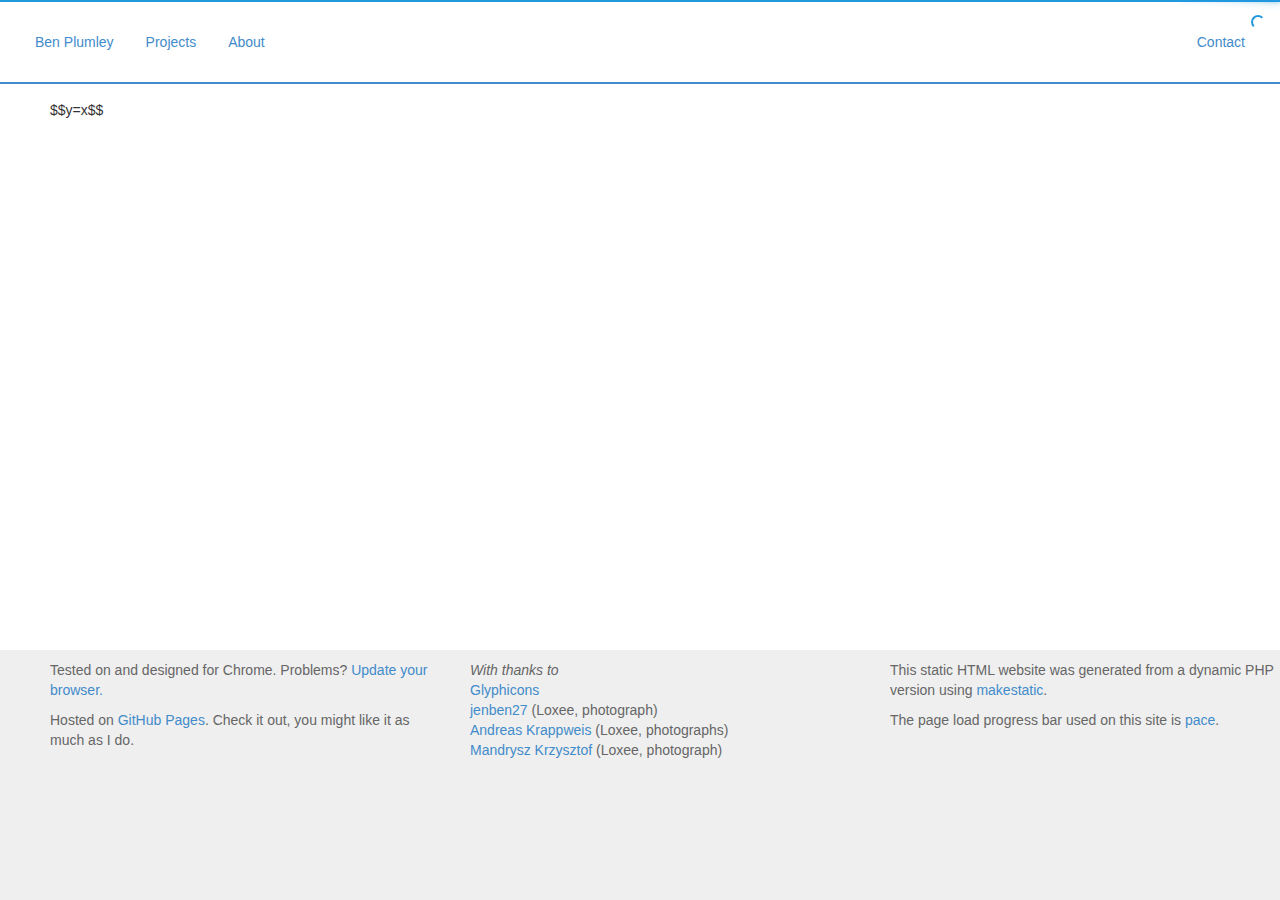
<file: test.html>
<!DOCTYPE html>
<html lang="en">
<head>
  <title>Ben Plumley</title>
  <link href="bootstrap-3.2.0-dist/css/bootstrap.css" rel="stylesheet">
  <link href="custom.css" rel="stylesheet">
  <link href="pace/pace.css" rel="stylesheet">
  <link href="favicon.png" rel="icon" type="image/png">
</head>

<body>
  <div id="wrap" class="curtain">
    <nav class="navbar navbar-inverse navbar-fixed-top">
      <div class="menu">
        <div class="pull-left">
          <ul class="nav nav-pills">
            <li><a href="index.html" target="_parent">Ben Plumley</a></li>
            <li><a href="projects.html" target="_parent">Projects</a></li>
            <li><a href="about.html" target="_parent">About</a></li>
          </ul>
        </div>
        <div class="pull-right">
          <ul class="nav nav-pills">
            <li><a href="contact.html" target="_parent">Contact</a></li>
          </ul>
        </div>
      </div>
    </nav>

    <div class="container">
      <div class="main-box">
        <p>$$y=x$$</p>
      </div>
    </div>

    
    <div class="footer">
      <div class="container">
        <div class="row">
          <div class="col-md-4">
            <p>Tested on and designed for Chrome. Problems? <a href="http://whatbrowser.org/" target="_blank">Update your browser.</a></p>
            <p>Hosted on <a href="https://pages.github.com/" target="_blank">GitHub Pages</a>. Check it out, you might like it as much as I do.</p>
          </div>
          <div class="col-md-4">
            <em>With thanks to</em>
            <ul class="list-unstyled">
              <li><a href="http://www.glyphicons.com" target="_blank">Glyphicons</li>
                <li><a href="http://www.freeimages.com/profile/jenben27" target="_blank">jenben27</a> (Loxee, photograph)</li>
                <li><a href="http://www.krappweis.com" target="_blank">Andreas Krappweis</a> (Loxee, photographs)</li>
                <li><a href="http://www.shutterstock.com/gallery.mhtml?id=691891&rid=691891" target="_blank">Mandrysz Krzysztof</a> (Loxee, photograph)</li>
              </ul>
            </div>
            <div class="col-md-4">
              <p>This static HTML website was generated from a dynamic PHP version using <a href="https://github.com/benplumley/makestatic" target="_blank">makestatic</a>.</p>
              <p>The page load progress bar used on this site is <a href="http://github.hubspot.com/pace/docs/welcome/" target="_blank">pace</a>.</p>
            </div>
          </div>
        </div>
      </div>
    </div>
    <script src="http://ajax.googleapis.com/ajax/libs/jquery/1.11.1/jquery.min.js"></script>
    <script type="text/javascript" src="navbar_shrink.js"></script>
    <script type="text/javascript" src="scroll_into_view.js"></script>
    <script src="pace/pace.js"></script>
    <script type="text/javascript" src="https://cdn.mathjax.org/mathjax/latest/MathJax.js?config=TeX-AMS-MML_HTMLorMML"></script>
  </body>
  </html>
</file>
<file: main.css>
body {
    font-family:Open Sans,Arial;
    color:#535353;
    font-size:1.125em;
    margin:2em auto;
    max-width:50em;
    padding:1em;
    line-height:1.6;
}
html.inverted html {
    background-color:#fcf8ef
}
a {
    color:#07a
}
a:visited {
    color:#941352
}
h1 {
    padding-top:2em;
}
code {
    font-size:1.4em;
    font-weight: bold;
    background-color: #e4e4e4;
    margin: auto 4px;
    padding: 4px 6px;
    border-radius: 2px;
}
.center {
    text-align: center;
}
@media only screen and (max-width: 767px) {
    h1 {
        padding-top:0;
        font-size: 2em;
    }
    body {
        text-align:left;
        font-size: 1.2em;
    }
}
</file>
<file: c/style.css>
@font-face {
  font-family: Backslash-Regular;
  src: url(Backslash-Regular.otf);
}

@font-face {
  font-family: THSarabun;
  src: url(THSarabun.ttf);
}

body {
    background-image: url("background.webp");
    background-size: 100vw;
    color: #1D1D1D;
    padding: 5vw;
    max-width: 60em;
    margin-left: auto;
    margin-right: auto;
}

h1, h2 {
    font-family: "Backslash-Regular";
}

h1 {
    font-size: 80px;
    margin-top: 0;
}

h2 {
    font-size: 60px;
}

h2.smallheading {
    font-size: 35px;
    margin-bottom: 0;
}

p {
    font-size: 30px;
}

.centre {
    text-align: center;
}

img.header {
    max-width: min(90vw, 600px);
    display: block;
    margin-left: auto;
    margin-right: auto;
}

img.photo {
    max-width: 100%;
}

img.button {
    max-width: min(50vw, 400px);
    display: block;
    margin-left: auto;
    margin-right: auto;
}

a {
    color: #EB5A13;
}

.movedown {
    position: relative;
    top: 30px;
}

.hidden {
    display: none;
}

.th {
    font-family: "THSarabun";
}

p.th {
    font-size: 50px;
}

.en {
    display: none;
}

#switchlang {
    display: block;
    font-size: 30px;
    text-align: right;
    font-family: "sans-serif";
}
</file>
<file: wedding/style.css>
@font-face {
  font-family: DK;
  src: url('DK Lemon Yellow Sun.otf');
}

@font-face {
  font-family: wellingtons;
  src: url('TT Wellingtons Trial Regular.otf');
}

body {
    background-color: #357935;
    color: white;
    padding: 5vw;
    max-width: min(90vw, 900px);
    margin-left: auto;
    margin-right: auto;
    font-family: wellingtons;
}

.dk {
    font-family: "DK";
}

.amp {
    font-family: "Liberation Sans";
    position: relative;
    font-size: 30px;
    top: -23px;
}

h1 {
    font-size: 80px;
}

h2 {
    font-size: 40px;
    font-family: "DK";
    padding-top: 60px;
}

h2.smallheading {
    font-size: 35px;
    margin-bottom: 0;
}

p {
    font-size: 30px;
}

.centre {
    text-align: center;
}

img.header {
    max-width: min(90vw, 900px);
    display: block;
    margin-left: auto;
    margin-right: auto;
}

img.photo {
    max-width: 100%;
}

img.button {
    max-width: min(50vw, 400px);
    display: block;
    margin-left: auto;
    margin-right: auto;
}

a {
    color: #EEEEEE;
}

.hidden {
    display: none;
}
</file>
<file: custom.css>
.container {
	width: 100%;
	padding: 0px;
}

.menu {
	width: 100%;
	padding: 20px;
	border-top-style: solid;
	border-top-width: 2px;
	border-top-color: #428bca;
	border-bottom-style: solid;
	border-bottom-width: 2px;
	border-bottom-color: #428bca;
	background-color: #FFFFFF;
	position: fixed;
	z-index: 2;
}

.nav > li > a:hover, .nav > li > a:focus {
	background-color: #FFFFFF;
}

.include {
	overflow: hidden;
}

.main-box {
	width: 100%;
	padding: 50px;
	background-color: #FFFFFF;
	height: 100%;
}

.footer {
	height: 250px; /*must be equal to body padding-bottom*/
	background-color: #EFEFEF;
	color: #666666;
	padding-left: 50px;
	padding-top: 10px;
	/*for curtain footer*/
	content: "";
	position: fixed;
	left: 0;
	right: 0;
	bottom: 0;
	z-index: 1;
}

body {
	/*for curtain footer*/
	padding-bottom: 250px; /*must be equal to .footer height*/
	background-color: #FFFFFF;
	/*for shrink on scroll navbar*/
	padding-top: 50px;
}

.curtain {
	/*for curtain footer*/
	position: relative;
	z-index: 2;
}

nav.navbar.shrink {
	/*for shrink on scroll navbar*/
	min-height: 35px;
}

nav.shrink a {
	/*for shrink on scroll navbar*/
	padding-top: 0px !important;
	padding-bottom: 0px !important;
}

nav.navbar.shrink div.menu {
	/*for shrink on scroll navbar*/
	padding: 8px;
	border-style: none;
	border-bottom-style: solid;
	border-bottom-width: 2px;
	border-bottom-color: #428bca;
}

.huge {
	font-size: 150px;
}

.panel-group {
	padding: 20px;
}

table {
	width: 100%;
	font-size: 20pt;
	table-layout: fixed;
}

td {
	padding: 15px;
	padding-left: 30px;
}

.table-year {
	text-align: right;
	vertical-align: top;
	width: 20%;
	min-width: 20%;
	padding-right: 30px;
	border-right-style: solid;
	border-right-width: 5px;
	border-right-color: #428bca;
}

.table-year-first {
	border-right-style: dotted;
}

.table-timeline {
	width: 5px;
	padding: 0px;
	overflow: visible;
	text-align: center;
}

.table-glyphicon {
	color: #428bca;
	left: -17px;
}

.glyphicon-asterisk.table-glyphicon {
	font-size: 18pt;
	left: -15px;
}

table .label {
	cursor: pointer;
	position: relative;
	bottom: 6px;
}

.label a {
	color: #fff;
}

.scroll-page {
	height: calc(100vh - 38px);
	position: relative;
	background-color: #FFFFFF;
}

.first-page {
	height: calc(100vh - 50px);
	background-color: #428bca;
}

.first-page .main-box {
	background-color: #428bca;
	color: #FFFFFF;
}

.down-arrow {
	position: absolute;
	bottom: 30px;
	width: 100%;
	text-align: center;
	color: #000000;
	top: auto;
	cursor: pointer;
}

.first-page .down-arrow {
	color: #FFFFFF;
}

.fixed-height {
	height: 65px;
}

.constrain-width {
	max-width: 60em;
}

.circle {
	border-radius: 50%;
}

.vertical-center-outer {
	display: table;
	width: 100%;
	height: 100%;
}

.vertical-center-inner {
	display: table-cell;
	vertical-align: middle;
}

.horizontal-align {
	text-align: center;
}
</file>
<file: pace/pace.css>
.pace {
  -webkit-pointer-events: none;
  pointer-events: none;
  -webkit-user-select: none;
  -moz-user-select: none;
  user-select: none;
}

.pace-inactive {
  display: none;
}

.pace .pace-progress {
  background: #29d;
  position: fixed;
  z-index: 2000;
  top: 0;
  left: 0;
  height: 2px;

  -webkit-transition: width 1s;
  -moz-transition: width 1s;
  -o-transition: width 1s;
  transition: width 1s;
}

.pace .pace-progress-inner {
  display: block;
  position: absolute;
  right: 0px;
  width: 100px;
  height: 100%;
  box-shadow: 0 0 10px #29d, 0 0 5px #29d;
  opacity: 1.0;
  -webkit-transform: rotate(3deg) translate(0px, -4px);
  -moz-transform: rotate(3deg) translate(0px, -4px);
  -ms-transform: rotate(3deg) translate(0px, -4px);
  -o-transform: rotate(3deg) translate(0px, -4px);
  transform: rotate(3deg) translate(0px, -4px);
}

.pace .pace-activity {
  display: block;
  position: fixed;
  z-index: 2000;
  top: 15px;
  right: 15px;
  width: 14px;
  height: 14px;
  border: solid 2px transparent;
  border-top-color: #29d;
  border-left-color: #29d;
  border-radius: 10px;
  -webkit-animation: pace-spinner 400ms linear infinite;
  -moz-animation: pace-spinner 400ms linear infinite;
  -ms-animation: pace-spinner 400ms linear infinite;
  -o-animation: pace-spinner 400ms linear infinite;
  animation: pace-spinner 400ms linear infinite;
}

@-webkit-keyframes pace-spinner {
  0% { -webkit-transform: rotate(0deg); transform: rotate(0deg); }
  100% { -webkit-transform: rotate(360deg); transform: rotate(360deg); }
}
@-moz-keyframes pace-spinner {
  0% { -moz-transform: rotate(0deg); transform: rotate(0deg); }
  100% { -moz-transform: rotate(360deg); transform: rotate(360deg); }
}
@-o-keyframes pace-spinner {
  0% { -o-transform: rotate(0deg); transform: rotate(0deg); }
  100% { -o-transform: rotate(360deg); transform: rotate(360deg); }
}
@-ms-keyframes pace-spinner {
  0% { -ms-transform: rotate(0deg); transform: rotate(0deg); }
  100% { -ms-transform: rotate(360deg); transform: rotate(360deg); }
}
@keyframes pace-spinner {
  0% { transform: rotate(0deg); transform: rotate(0deg); }
  100% { transform: rotate(360deg); transform: rotate(360deg); }
}
</file>
